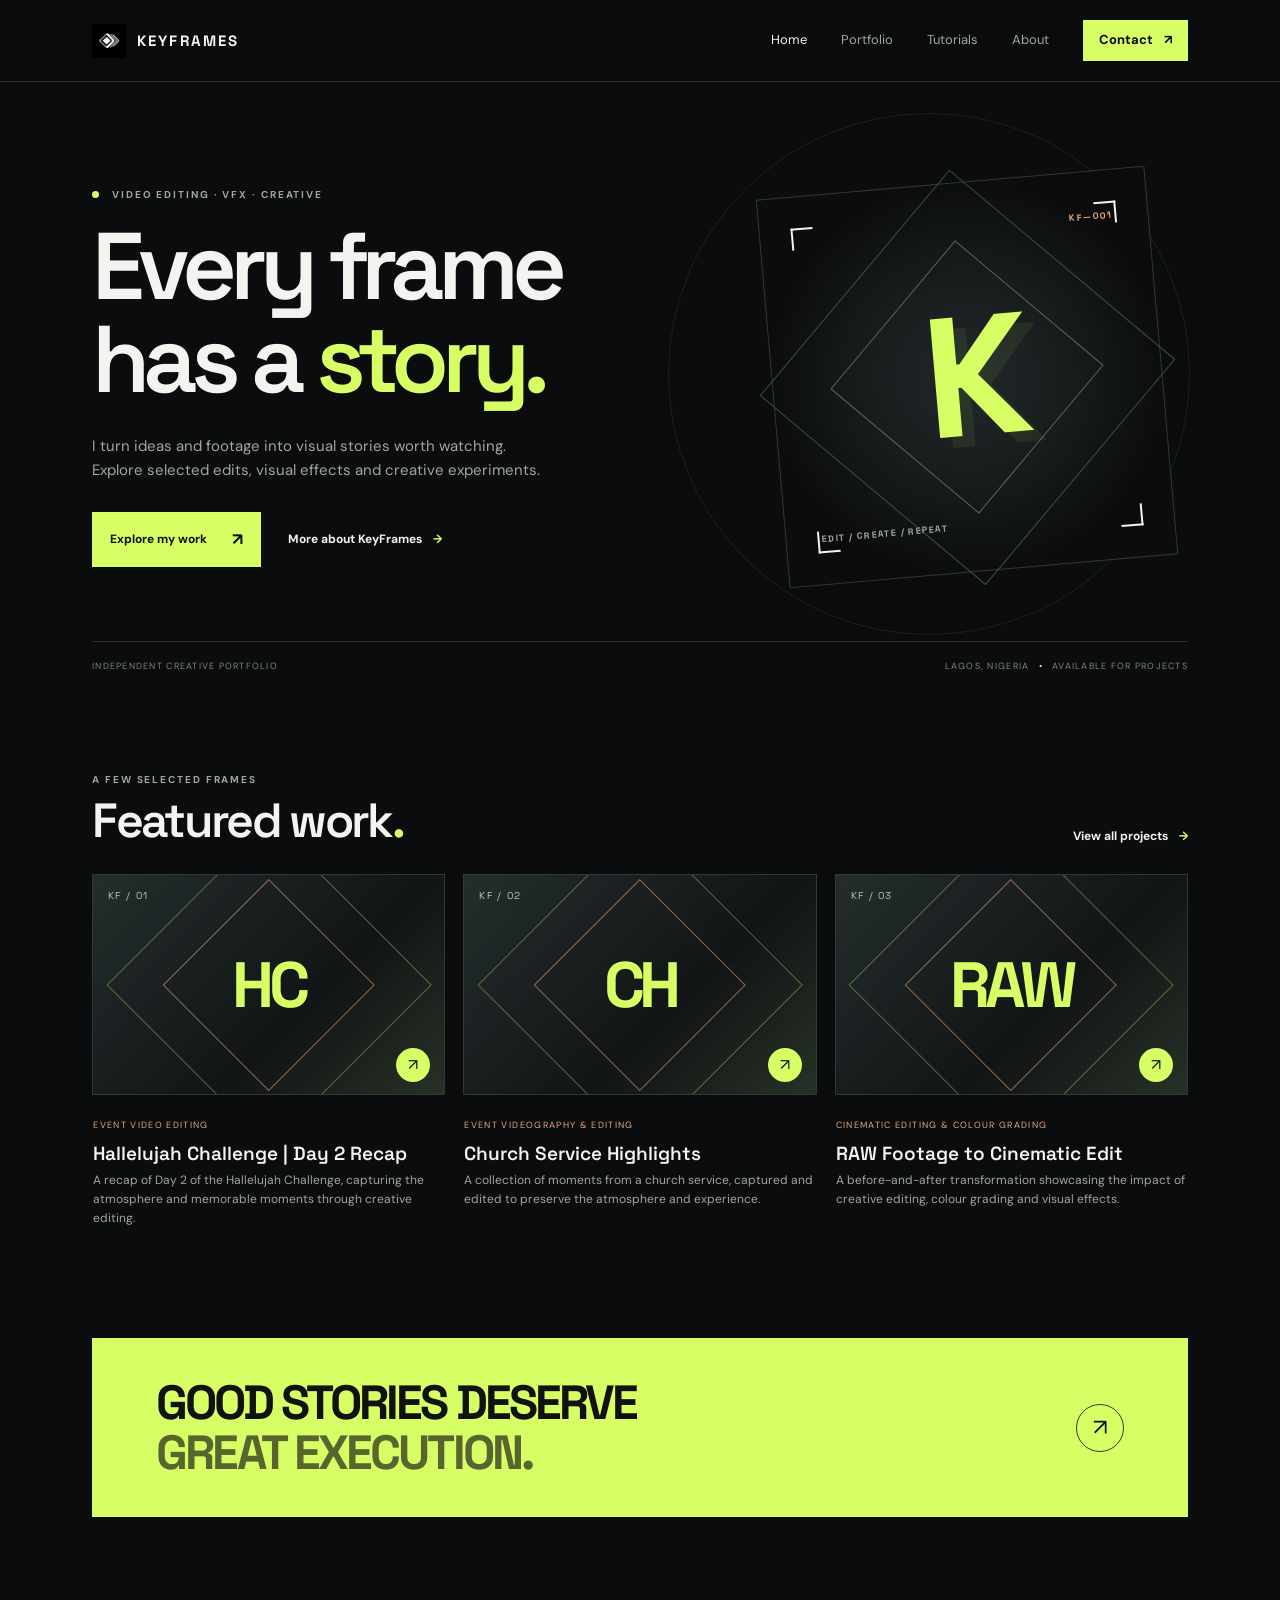
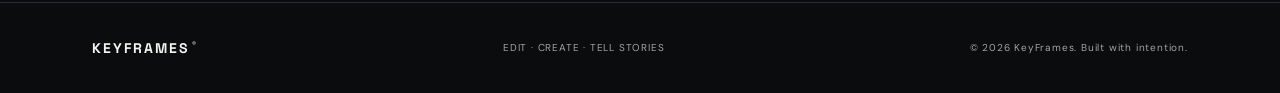
<file: index.html>
<!doctype html>
<html lang="en">
<head>
  <meta charset="utf-8">
  <meta name="viewport" content="width=device-width, initial-scale=1">
  <meta name="description" content="KeyFrames: video editing, visual effects and creative storytelling.">
  <meta property="og:title" content="KeyFrames | Edit. Create. Tell Stories.">
  <meta property="og:description" content="A portfolio of video editing, visual effects and creative work.">
  <meta property="og:image" content="logo.png">
  <meta property="og:type" content="website">
  <title>KeyFrames | Edit. Create. Tell Stories.</title>
  <link rel="icon" href="favicon.png" type="image/png">
  <link rel="manifest" href="site.webmanifest">
  <link rel="preconnect" href="https://fonts.googleapis.com">
  <link rel="preconnect" href="https://fonts.gstatic.com" crossorigin>
  <link href="https://fonts.googleapis.com/css2?family=DM+Sans:wght@400;500;600;700&family=Space+Grotesk:wght@400;500;600;700&display=swap" rel="stylesheet">
  <link rel="stylesheet" href="style.css">
  <link rel="stylesheet" href="responsive.css">
  <script src="app.js" defer></script>
</head>
<body>
  <header class="site-header">
    <a class="brand" href="index.html" aria-label="KeyFrames home"><img src="logo.png" alt="KeyFrames logo"><span>KEYFRAMES</span></a>
    <button class="menu-toggle" aria-label="Toggle navigation" aria-expanded="false">☰</button>
    <nav class="site-nav" aria-label="Main navigation">
      <a class="active" href="index.html">Home</a><a href="portfolio.html">Portfolio</a><a href="tutorials.html">Tutorials</a><a href="about.html">About</a><a class="nav-contact" href="contact.html">Contact <span>↗</span></a>
    </nav>
  </header>
  <main>
    <section class="hero">
      <div class="hero-copy">
        <p class="eyebrow"><span class="eyebrow-dot"></span> VIDEO EDITING · VFX · CREATIVE</p>
        <h1>Every frame<br>has a <em>story.</em></h1>
        <p class="hero-intro">I turn ideas and footage into visual stories worth watching. Explore selected edits, visual effects and creative experiments.</p>
        <div class="hero-actions"><a class="button button-primary" href="portfolio.html">Explore my work <span>↗</span></a><a class="text-link" href="about.html">More about KeyFrames <span>→</span></a></div>
      </div>
      <div class="hero-mark" aria-label="KeyFrames visual mark"><div class="frame-corner corner-one"></div><div class="frame-corner corner-two"></div><div class="frame-corner corner-three"></div><div class="frame-corner corner-four"></div><span class="hero-mark-k">K</span><span class="hero-mark-caption">EDIT / CREATE / REPEAT</span><span class="hero-mark-index">KF—001</span></div>
      <div class="hero-bottom"><span>INDEPENDENT CREATIVE PORTFOLIO</span><span>LAGOS, NIGERIA <i>•</i> AVAILABLE FOR PROJECTS</span></div>
    </section>
    <section class="section work-section">
      <div class="section-heading"><div><p class="eyebrow">A FEW SELECTED FRAMES</p><h2>Featured work<span class="accent-dot">.</span></h2></div><a class="text-link" href="portfolio.html">View all projects <span>→</span></a></div>
      <div id="featured-projects" class="project-grid" aria-live="polite"><p class="loading-note">Loading selected work…</p></div>
    </section>
    <section class="statement-band"><p>GOOD STORIES DESERVE<br><span>GREAT EXECUTION.</span></p><a href="contact.html" class="round-link" aria-label="Contact KeyFrames">↗</a></section>
  </main>
  <footer class="site-footer"><a class="footer-brand" href="index.html">KEYFRAMES<span>®</span></a><p>EDIT · CREATE · TELL STORIES</p><p>© <span data-year></span> KeyFrames. Built with intention.</p></footer>
</body>
</html>
</file>
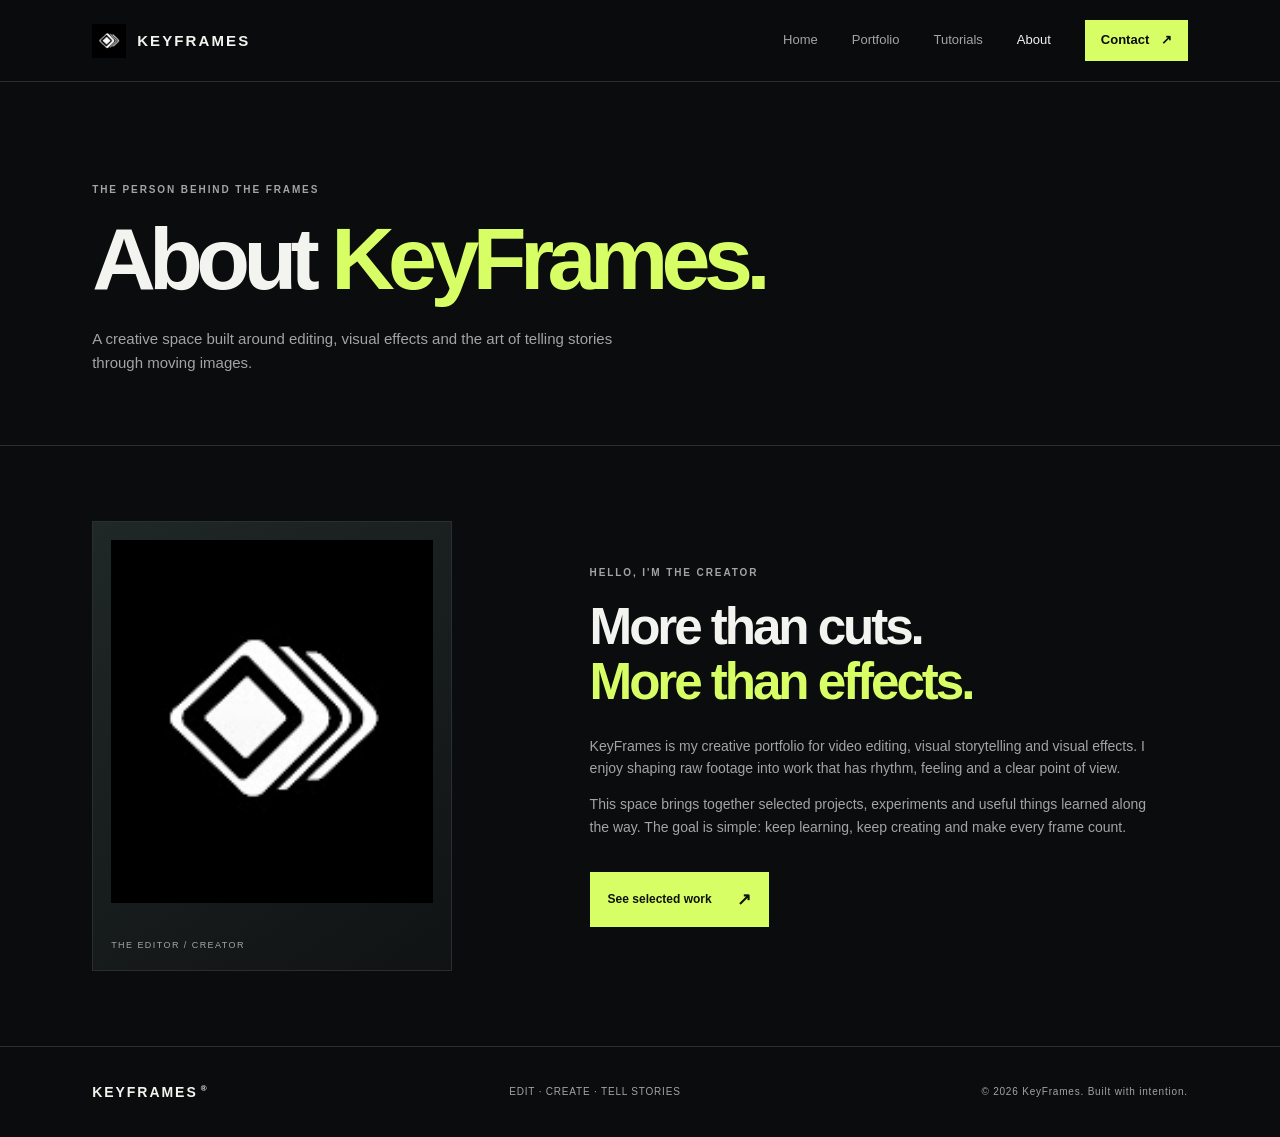
<file: about.html>
<!doctype html>
<html lang="en"><head><meta charset="utf-8"><meta name="viewport" content="width=device-width, initial-scale=1"><meta name="description" content="About KeyFrames, a video editing and visual storytelling portfolio."><meta property="og:title" content="About | KeyFrames"><meta property="og:image" content="logo.png"><title>About | KeyFrames</title><link rel="icon" href="favicon.png"><link rel="stylesheet" href="style.css"><link rel="stylesheet" href="responsive.css"><script src="app.js" defer></script></head>
<body>
<header class="site-header"><a class="brand" href="index.html"><img src="logo.png" alt="KeyFrames logo"><span>KEYFRAMES</span></a><button class="menu-toggle" aria-label="Toggle navigation" aria-expanded="false">☰</button><nav class="site-nav"><a href="index.html">Home</a><a href="portfolio.html">Portfolio</a><a href="tutorials.html">Tutorials</a><a class="active" href="about.html">About</a><a class="nav-contact" href="contact.html">Contact <span>↗</span></a></nav></header>
<main class="inner-page"><section class="page-intro"><p class="eyebrow">THE PERSON BEHIND THE FRAMES</p><h1>About <em>KeyFrames.</em></h1><p class="lead">A creative space built around editing, visual effects and the art of telling stories through moving images.</p></section>
<section class="about-layout"><div class="profile-panel"><img src="profile.png" alt="Replace with your profile photo"><span>THE EDITOR / CREATOR</span></div><div class="about-copy"><p class="eyebrow">HELLO, I'M THE CREATOR</p><h2>More than cuts.<br><em>More than effects.</em></h2><p>KeyFrames is my creative portfolio for video editing, visual storytelling and visual effects. I enjoy shaping raw footage into work that has rhythm, feeling and a clear point of view.</p><p>This space brings together selected projects, experiments and useful things learned along the way. The goal is simple: keep learning, keep creating and make every frame count.</p><a class="button button-primary" href="portfolio.html">See selected work <span>↗</span></a></div></section></main>
<footer class="site-footer"><a class="footer-brand" href="index.html">KEYFRAMES<span>®</span></a><p>EDIT · CREATE · TELL STORIES</p><p>© <span data-year></span> KeyFrames. Built with intention.</p></footer></body></html>
</file>
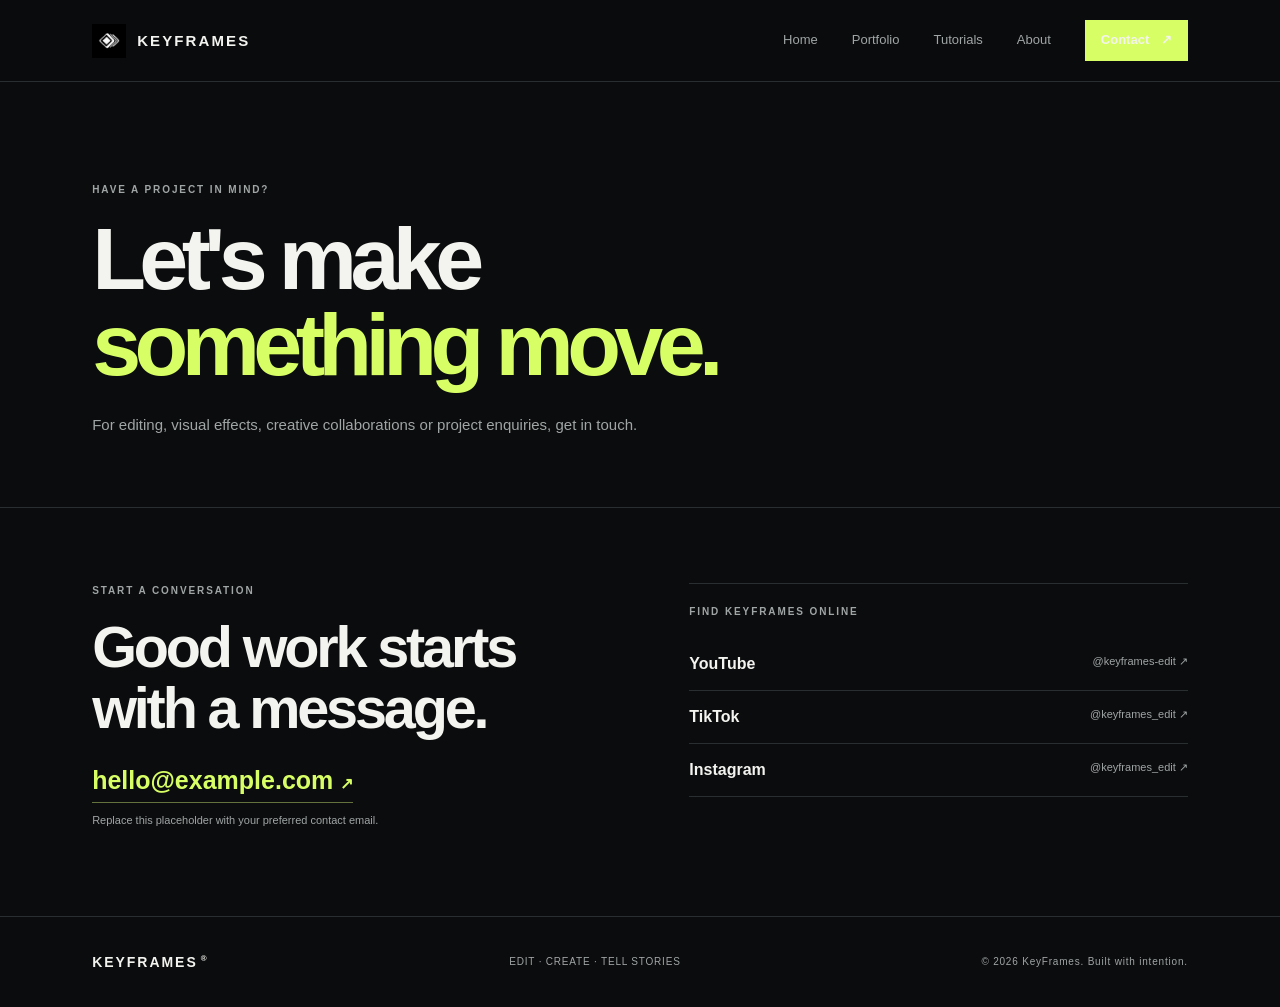
<file: contact.html>
<!doctype html>
<html lang="en"><head><meta charset="utf-8"><meta name="viewport" content="width=device-width, initial-scale=1"><meta name="description" content="Contact KeyFrames about video editing and creative projects."><meta property="og:title" content="Contact | KeyFrames"><meta property="og:image" content="logo.png"><title>Contact | KeyFrames</title><link rel="icon" href="favicon.png"><link rel="stylesheet" href="style.css"><link rel="stylesheet" href="responsive.css"><script src="app.js" defer></script></head>
<body>
<header class="site-header"><a class="brand" href="index.html"><img src="logo.png" alt="KeyFrames logo"><span>KEYFRAMES</span></a><button class="menu-toggle" aria-label="Toggle navigation" aria-expanded="false">☰</button><nav class="site-nav"><a href="index.html">Home</a><a href="portfolio.html">Portfolio</a><a href="tutorials.html">Tutorials</a><a href="about.html">About</a><a class="nav-contact active" href="contact.html">Contact <span>↗</span></a></nav></header>
<main class="inner-page"><section class="page-intro"><p class="eyebrow">HAVE A PROJECT IN MIND?</p><h1>Let's make<br><em>something move.</em></h1><p class="lead">For editing, visual effects, creative collaborations or project enquiries, get in touch.</p></section>
<section class="contact-layout"><div><p class="eyebrow">START A CONVERSATION</p><h2>Good work starts<br>with a message.</h2><a class="email-link" href="mailto:hello@example.com">hello@example.com <span>↗</span></a><p class="small-note">Replace this placeholder with your preferred contact email.</p></div><div class="social-panel"><p class="eyebrow">FIND KEYFRAMES ONLINE</p><a href="https://www.youtube.com/@keyframes-edit" target="_blank" rel="noopener">YouTube <span>@keyframes-edit ↗</span></a><a href="https://www.tiktok.com/@keyframes_edit" target="_blank" rel="noopener">TikTok <span>@keyframes_edit ↗</span></a><a href="https://www.instagram.com/keyframes_edit/" target="_blank" rel="noopener">Instagram <span>@keyframes_edit ↗</span></a></div></section></main>
<footer class="site-footer"><a class="footer-brand" href="index.html">KEYFRAMES<span>®</span></a><p>EDIT · CREATE · TELL STORIES</p><p>© <span data-year></span> KeyFrames. Built with intention.</p></footer></body></html>
</file>
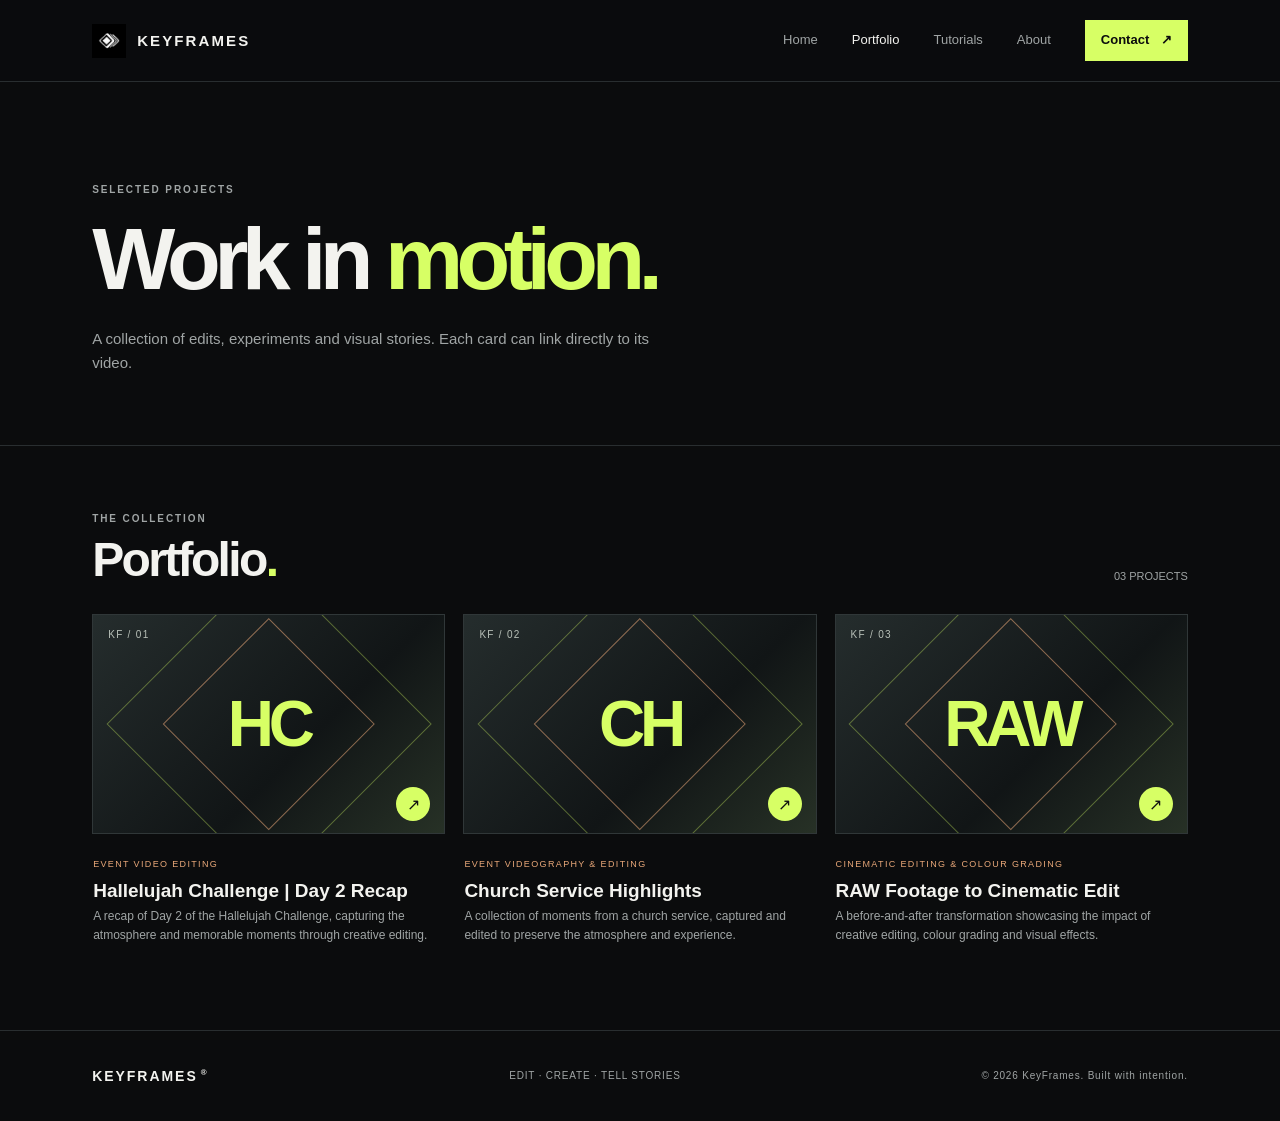
<file: portfolio.html>
<!doctype html>
<html lang="en"><head><meta charset="utf-8"><meta name="viewport" content="width=device-width, initial-scale=1"><meta name="description" content="Selected video editing and visual effects projects by KeyFrames."><meta property="og:title" content="Portfolio | KeyFrames"><meta property="og:image" content="logo.png"><title>Portfolio | KeyFrames</title><link rel="icon" href="favicon.png"><link rel="stylesheet" href="style.css"><link rel="stylesheet" href="responsive.css"><script src="app.js" defer></script></head>
<body>
<header class="site-header"><a class="brand" href="index.html"><img src="logo.png" alt="KeyFrames logo"><span>KEYFRAMES</span></a><button class="menu-toggle" aria-label="Toggle navigation" aria-expanded="false">☰</button><nav class="site-nav"><a href="index.html">Home</a><a class="active" href="portfolio.html">Portfolio</a><a href="tutorials.html">Tutorials</a><a href="about.html">About</a><a class="nav-contact" href="contact.html">Contact <span>↗</span></a></nav></header>
<main class="inner-page"><section class="page-intro"><p class="eyebrow">SELECTED PROJECTS</p><h1>Work in <em>motion.</em></h1><p class="lead">A collection of edits, experiments and visual stories. Each card can link directly to its video.</p></section><section class="section page-work"><div class="section-heading"><div><p class="eyebrow">THE COLLECTION</p><h2>Portfolio<span class="accent-dot">.</span></h2></div><span class="count-label" id="project-count"></span></div><div id="all-projects" class="project-grid"><p class="loading-note">Loading projects…</p></div></section></main>
<footer class="site-footer"><a class="footer-brand" href="index.html">KEYFRAMES<span>®</span></a><p>EDIT · CREATE · TELL STORIES</p><p>© <span data-year></span> KeyFrames. Built with intention.</p></footer></body></html>
</file>
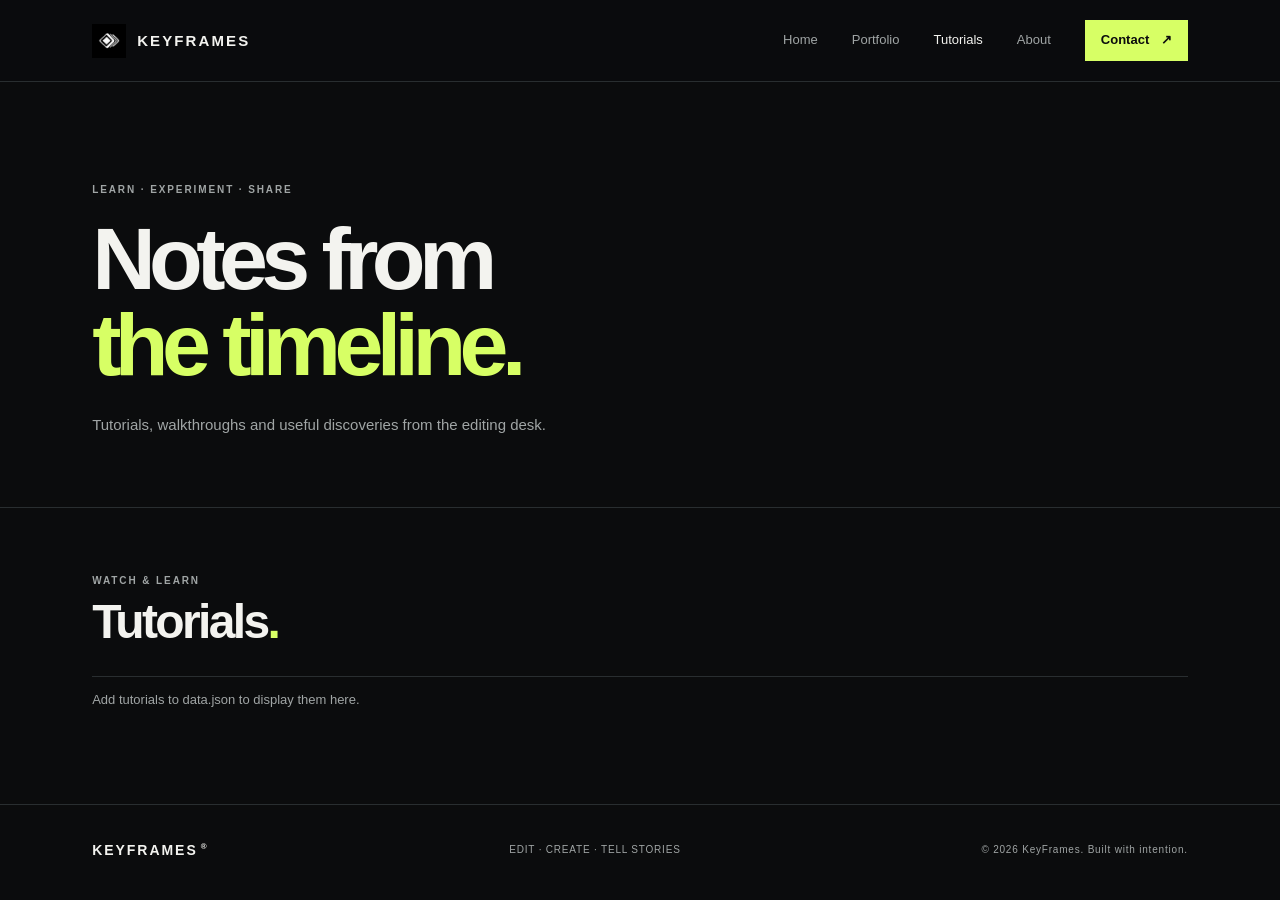
<file: tutorials.html>
<!doctype html>
<html lang="en"><head><meta charset="utf-8"><meta name="viewport" content="width=device-width, initial-scale=1"><meta name="description" content="Video editing and visual effects tutorials from KeyFrames."><meta property="og:title" content="Tutorials | KeyFrames"><meta property="og:image" content="logo.png"><title>Tutorials | KeyFrames</title><link rel="icon" href="favicon.png"><link rel="stylesheet" href="style.css"><link rel="stylesheet" href="responsive.css"><script src="app.js" defer></script></head>
<body>
<header class="site-header"><a class="brand" href="index.html"><img src="logo.png" alt="KeyFrames logo"><span>KEYFRAMES</span></a><button class="menu-toggle" aria-label="Toggle navigation" aria-expanded="false">☰</button><nav class="site-nav"><a href="index.html">Home</a><a href="portfolio.html">Portfolio</a><a class="active" href="tutorials.html">Tutorials</a><a href="about.html">About</a><a class="nav-contact" href="contact.html">Contact <span>↗</span></a></nav></header>
<main class="inner-page"><section class="page-intro"><p class="eyebrow">LEARN · EXPERIMENT · SHARE</p><h1>Notes from<br><em>the timeline.</em></h1><p class="lead">Tutorials, walkthroughs and useful discoveries from the editing desk.</p></section><section class="section page-work"><div class="section-heading"><div><p class="eyebrow">WATCH & LEARN</p><h2>Tutorials<span class="accent-dot">.</span></h2></div></div><div id="tutorial-list" class="tutorial-list"><p class="loading-note">Loading tutorials…</p></div></section></main>
<footer class="site-footer"><a class="footer-brand" href="index.html">KEYFRAMES<span>®</span></a><p>EDIT · CREATE · TELL STORIES</p><p>© <span data-year></span> KeyFrames. Built with intention.</p></footer></body></html>
</file>
<file: style.css>
/* KEYFRAMES | Core styles */
:root{--bg:#0b0c0d;--panel:#131517;--panel-2:#191c1f;--text:#f3f3ef;--muted:#a0a5a5;--line:#292e30;--lime:#d7ff65;--orange:#e9a879;--font:'DM Sans',sans-serif;--display:'Space Grotesk',sans-serif}
*{box-sizing:border-box}html{scroll-behavior:smooth}body{margin:0;background:var(--bg);color:var(--text);font-family:var(--font);line-height:1.6}a{color:inherit;text-decoration:none}img{max-width:100%;display:block}.site-header{height:82px;padding:0 7.2%;display:flex;align-items:center;justify-content:space-between;border-bottom:1px solid var(--line);position:relative;z-index:5;background:rgba(11,12,13,.96)}.brand{display:flex;align-items:center;gap:11px;font:700 15px var(--display);letter-spacing:.14em}.brand img{width:34px;height:34px;object-fit:contain}.site-nav{display:flex;align-items:center;gap:34px;font-size:13px;color:var(--muted)}.site-nav a{transition:color .2s}.site-nav a:hover,.site-nav a.active{color:var(--text)}.site-nav .nav-contact{color:var(--bg);background:var(--lime);padding:10px 16px;font-weight:700}.nav-contact span{margin-left:8px}.menu-toggle{display:none}.hero{min-height:610px;padding:100px 7.2% 25px;position:relative;display:grid;grid-template-columns:1.15fr .85fr;align-items:center;gap:5%;overflow:hidden}.hero:before{content:"";position:absolute;width:520px;height:520px;border:1px solid #1b2020;border-radius:50%;right:7%;top:5%;pointer-events:none}.hero-copy{position:relative;z-index:1;max-width:650px}.eyebrow{font-size:10px;letter-spacing:.19em;font-weight:700;color:var(--muted);margin:0 0 18px}.eyebrow-dot{display:inline-block;width:7px;height:7px;background:var(--lime);border-radius:50%;margin-right:9px}.hero h1,.page-intro h1{font:600 clamp(58px,7.4vw,104px)/.98 var(--display);letter-spacing:-.075em;margin:0}.hero h1 em,.page-intro h1 em,.about-copy h2 em{font-style:normal;color:var(--lime)}.hero-intro{color:var(--muted);max-width:460px;font-size:15px;margin:27px 0 30px}.hero-actions{display:flex;align-items:center;gap:27px}.button{display:inline-flex;align-items:center;gap:25px;padding:14px 18px;font-size:12px;font-weight:700}.button-primary{background:var(--lime);color:#10120b}.button span{font-size:17px}.text-link{font-size:12px;font-weight:700}.text-link span{color:var(--lime);margin-left:8px}.hero-mark{width:min(100%,390px);aspect-ratio:1;justify-self:center;position:relative;display:grid;place-items:center;background:radial-gradient(circle at 50% 50%,#22292a 0,#141819 48%,#0b0c0d 72%);border:1px solid #303738;transform:rotate(-5deg)}.hero-mark:before,.hero-mark:after{content:"";position:absolute;border:1px solid #414b49;inset:12%;transform:rotate(45deg)}.hero-mark:after{inset:25%;border-color:#59645b}.hero-mark-k{font:700 170px/.8 var(--display);letter-spacing:-.12em;color:var(--lime);z-index:1;text-shadow:12px 12px 0 rgba(215,255,101,.07)}.hero-mark-caption,.hero-mark-index{position:absolute;font:700 9px var(--display);letter-spacing:.16em;color:var(--muted);z-index:2}.hero-mark-caption{bottom:10%;left:9%}.hero-mark-index{top:10%;right:9%;color:var(--orange)}.frame-corner{position:absolute;width:22px;height:22px;border-color:var(--lime);z-index:2}.corner-one{top:8%;left:8%;border-top:2px solid;border-left:2px solid}.corner-two{top:8%;right:8%;border-top:2px solid;border-right:2px solid}.corner-three{bottom:8%;left:8%;border-bottom:2px solid;border-left:2px solid}.corner-four{bottom:8%;right:8%;border-bottom:2px solid;border-right:2px solid}.hero-bottom{grid-column:1/-1;display:flex;justify-content:space-between;border-top:1px solid var(--line);padding-top:17px;margin-top:45px;font-size:9px;letter-spacing:.14em;color:#7e8584}.hero-bottom i{color:var(--lime);font-style:normal;margin:0 6px}.section{padding:80px 7.2%}.section-heading{display:flex;align-items:end;justify-content:space-between;margin-bottom:28px}.section-heading .eyebrow{margin-bottom:8px}.section-heading h2,.contact-layout h2{font:600 clamp(32px,4vw,48px)/1.05 var(--display);letter-spacing:-.055em;margin:0}.accent-dot{color:var(--lime)}.project-grid{display:grid;grid-template-columns:repeat(3,minmax(0,1fr));gap:18px}.project-card{min-width:0}.project-visual{aspect-ratio:16/10;background:linear-gradient(135deg,#252d2d,#111516 60%,#273126);border:1px solid #303738;display:flex;align-items:center;justify-content:center;position:relative;overflow:hidden}.project-visual:before{content:"";position:absolute;width:65%;aspect-ratio:1;border:1px solid rgba(215,255,101,.35);transform:rotate(45deg)}.project-visual:after{content:"";position:absolute;width:42%;aspect-ratio:1;border:1px solid rgba(233,168,121,.55);transform:rotate(45deg)}.project-number{position:absolute;top:14px;left:15px;font:10px var(--display);letter-spacing:.13em;color:#b9c1b9}.project-symbol{font:700 clamp(35px,5vw,64px) var(--display);color:var(--lime);z-index:1;letter-spacing:-.08em}.project-open{position:absolute;right:14px;bottom:12px;width:34px;height:34px;border-radius:50%;display:grid;place-items:center;background:var(--lime);color:#111}.project-info{padding:15px 1px 5px}.project-meta{font-size:9px;letter-spacing:.15em;color:var(--orange);text-transform:uppercase}.project-info h3{font:600 19px var(--display);margin:5px 0}.project-info p{font-size:12px;color:var(--muted);margin:0}.loading-note{color:var(--muted);font-size:13px}.statement-band{margin:25px 7.2% 85px;padding:40px 5%;background:var(--lime);color:#111;display:flex;align-items:center;justify-content:space-between}.statement-band p{font:700 clamp(27px,4vw,48px)/1.03 var(--display);letter-spacing:-.06em;margin:0}.statement-band p span{color:#59652f}.round-link{width:48px;height:48px;border:1px solid #343d1c;border-radius:50%;display:grid;place-items:center;font-size:23px}.site-footer{border-top:1px solid var(--line);padding:27px 7.2%;display:flex;align-items:center;justify-content:space-between;color:var(--muted);font-size:10px;letter-spacing:.08em}.footer-brand{font:700 14px var(--display);color:var(--text);letter-spacing:.14em}.footer-brand span{font-size:8px;vertical-align:top;margin-left:3px}.inner-page{min-height:70vh}.page-intro{padding:100px 7.2% 70px;border-bottom:1px solid var(--line)}.page-intro h1{font-size:clamp(56px,7vw,88px)}.page-intro .lead{font-size:15px;color:var(--muted);max-width:560px;margin:25px 0 0}.about-layout,.contact-layout{padding:75px 7.2%;display:grid;grid-template-columns:.8fr 1.2fr;gap:9%;align-items:center}.profile-panel{aspect-ratio:4/5;max-width:360px;background:linear-gradient(145deg,#202727,#101313);border:1px solid var(--line);padding:18px;display:flex;flex-direction:column;justify-content:space-between}.profile-panel img{width:100%;height:88%;object-fit:cover;background:#171b1b}.profile-panel span{font-size:9px;letter-spacing:.16em;color:var(--muted)}.about-copy h2{font:600 clamp(34px,4vw,52px)/1.08 var(--display);letter-spacing:-.06em;margin:0 0 25px}.about-copy>p:not(.eyebrow){font-size:14px;color:var(--muted);max-width:570px}.about-copy .button{margin-top:20px}.page-work{padding-top:65px}.count-label{font-size:11px;color:var(--muted)}.tutorial-list{border-top:1px solid var(--line)}.tutorial-item{display:grid;grid-template-columns:80px 1fr auto;gap:25px;align-items:center;padding:22px 0;border-bottom:1px solid var(--line)}.tutorial-index{font:500 25px var(--display);color:var(--lime)}.tutorial-item h3{font:600 19px var(--display);margin:0 0 4px}.tutorial-item p{font-size:12px;color:var(--muted);margin:0}.tutorial-item a{font-size:20px;color:var(--lime)}.contact-layout{grid-template-columns:1fr 1fr;align-items:start}.contact-layout h2{font-size:clamp(36px,4.5vw,58px);margin-bottom:28px}.email-link{font:600 clamp(17px,2.5vw,25px) var(--display);color:var(--lime);border-bottom:1px solid #64723d;padding-bottom:8px}.email-link span{font-size:16px}.small-note{font-size:11px;color:var(--muted);margin-top:15px}.social-panel{border-top:1px solid var(--line)}.social-panel .eyebrow{padding-top:20px}.social-panel>a{display:flex;justify-content:space-between;padding:17px 0;border-bottom:1px solid var(--line);font:600 16px var(--display)}.social-panel>a span{font:400 11px var(--font);color:var(--muted)}
</file>
<file: responsive.css>
/* KEYFRAMES | Responsive styles */
@media(max-width:900px){.site-header{padding:0 5%}.hero{padding:75px 5% 22px;grid-template-columns:1fr .8fr}.hero-mark{width:100%}.hero-mark-k{font-size:130px}.section,.page-intro,.about-layout,.contact-layout{padding-left:5%;padding-right:5%}.project-grid{grid-template-columns:repeat(2,minmax(0,1fr))}.site-footer{padding-left:5%;padding-right:5%}}
@media(max-width:640px){.site-header{height:70px}.brand{font-size:13px}.brand img{width:30px;height:30px}.menu-toggle{display:block;border:1px solid var(--line);background:transparent;color:var(--text);font-size:20px;padding:5px 10px}.site-nav{display:none;position:absolute;top:69px;left:0;right:0;padding:20px 5%;background:#101213;border-bottom:1px solid var(--line);flex-direction:column;align-items:stretch;gap:0}.site-nav.open{display:flex}.site-nav a{padding:13px 0;border-bottom:1px solid var(--line)}.site-nav .nav-contact{margin-top:12px;padding:12px 14px;border:0;text-align:center}.hero{display:flex;flex-direction:column;align-items:stretch;padding-top:72px;gap:48px}.hero h1{font-size:clamp(58px,15vw,82px)}.hero-mark{width:min(78vw,320px);align-self:center}.hero-mark-k{font-size:140px}.hero-bottom{width:100%;margin-top:0;gap:15px;flex-direction:column}.section{padding-top:60px;padding-bottom:60px}.section-heading{align-items:start;gap:15px;flex-direction:column}.project-grid{grid-template-columns:1fr;gap:26px}.project-visual{aspect-ratio:16/9}.statement-band{margin:10px 5% 60px;padding:28px 6%}.statement-band p{font-size:clamp(25px,7vw,36px)}.site-footer{align-items:flex-start;gap:12px;flex-direction:column}.page-intro{padding-top:75px;padding-bottom:55px}.page-intro h1{font-size:clamp(53px,14vw,72px)}.about-layout,.contact-layout{grid-template-columns:1fr;gap:45px;padding-top:55px;padding-bottom:60px}.profile-panel{max-width:100%;aspect-ratio:5/4}.profile-panel img{height:83%;object-fit:contain}.tutorial-item{grid-template-columns:42px 1fr 20px;gap:13px}.tutorial-index{font-size:20px}.tutorial-item h3{font-size:16px}.contact-layout h2{font-size:43px}}
</file>
